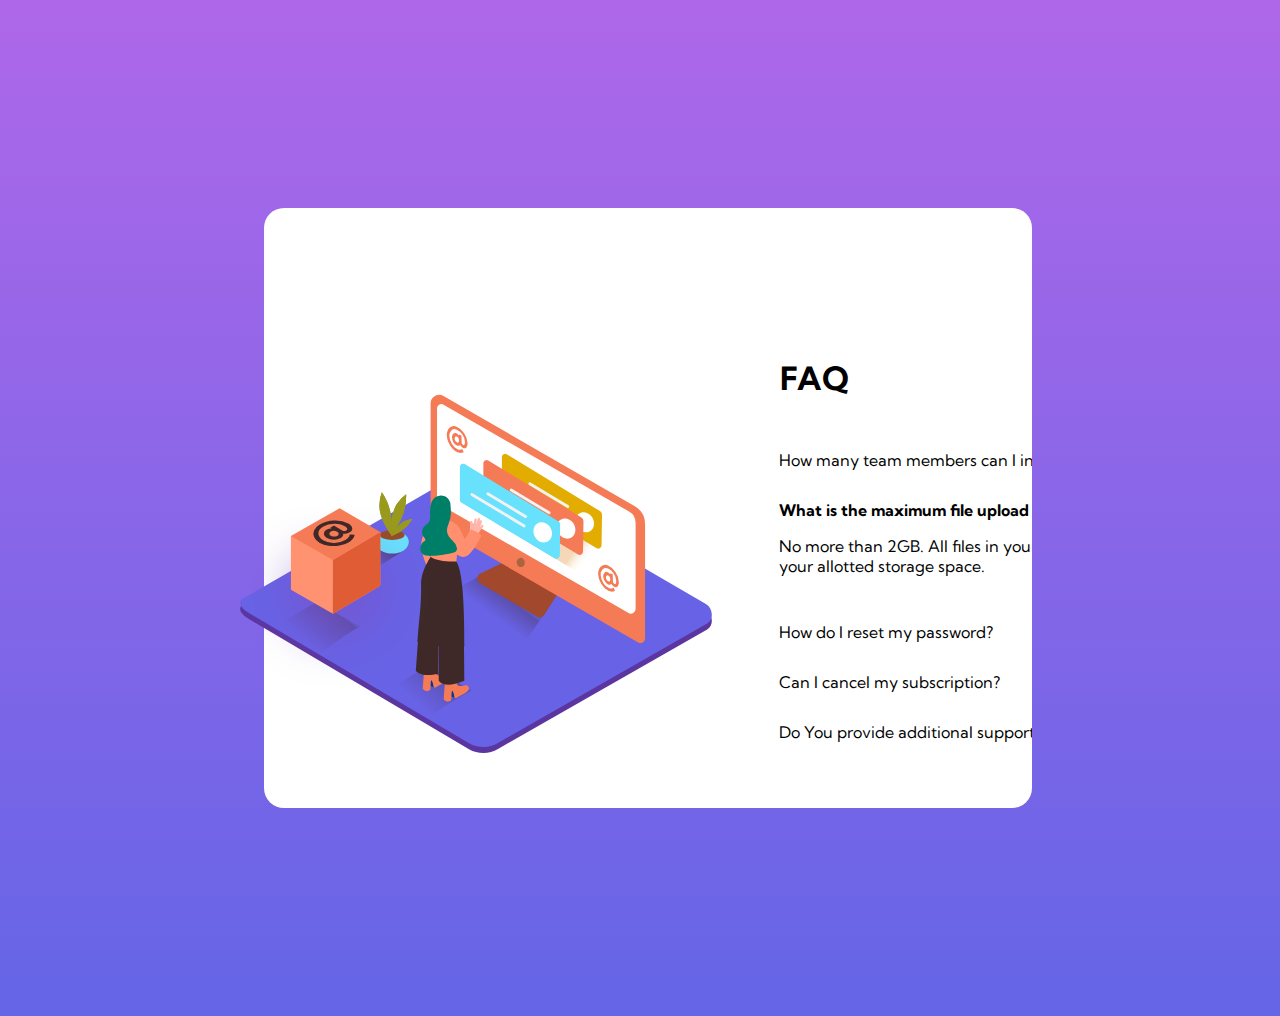
<file: index.html>
<!DOCTYPE html>
<html lang="en">
	<head>
		<meta charset="UTF-8" />
		<meta name="viewport" content="width=device-width, initial-scale=1.0" />
		<!-- displays site properly based on user's device -->

		<link
			rel="icon"
			type="image/png"
			sizes="32x32"
			href="./images/favicon-32x32.png" />
		<title>Frontend Mentor | FAQ Accordion Card</title>

		<link rel="stylesheet" href="./faq-accordion-card-main/style.css" />
		<!-- Feel free to remove these styles or customise in your own stylesheet 👍 -->
		<style></style>
	</head>
	<body>
		<div class="card">
      <img id="woman2" src="./faq-accordion-card-main/images/illustration-box-desktop.svg" alt="">
      <img id="woman" src="./faq-accordion-card-main/images/illustration-woman-online-desktop.svg" alt="">
			<div class="container"></div>
			<div class="accordion1">
				<h1>FAQ</h1>
				<details>
					<summary>
						<span>How many team members can I invite?</span>
						<img src="./faq-accordion-card-main/images/icon-arrow-down.svg" alt="" />
					</summary>
					<p>I lost the data :(</p>
				</details>
				<details open>
					<summary>
						<span id="bold">What is the maximum file upload size?</span>
						<img src="./faq-accordion-card-main/images/icon-arrow-down.svg" alt="" />
					</summary>
					<p>
						No more than 2GB. All files in your account must fit your allotted
						storage space.
					</p>
				</details>
				<details>
					<summary>
						<span>How do I reset my password?</span>
						<img src="./faq-accordion-card-main/images/icon-arrow-down.svg" alt="" />
					</summary>
					<p>
						Click “Forgot password” from the login page or “Change password”
						from your profile page. A reset link will be emailed to you.
					</p>
				</details>
				<details>
					<summary>
						Can I cancel my subscription?
						<img src="./faq-accordion-card-main/images/icon-arrow-down.svg" alt="" />
					</summary>
					<p>
						Can I cancel my subscription? Yes! Send us a message and we’ll
						process your request no questions asked.
					</p>
				</details>
				<details>
					<summary>
						Do You provide additional support?
						<img src="./faq-accordion-card-main/images/icon-arrow-down.svg" alt="" />
					</summary>
					<p>
						Chat and email support is available 24/7. Phone lines are open
						during normal business hours.
					</p>
				</details>
			</div>
		</div>

		<!--What is the maximum file upload size? No more than 2GB. All files in your
    account must fit your allotted storage space. How do I reset my password?
    Click “Forgot password” from the login page or “Change password” from your
    profile page. A reset link will be emailed to you. Can I cancel my
    subscription? Yes! Send us a message and we’ll process your request no
    questions asked. Do you provide additional support? Chat and email support
    is available 24/7. Phone lines are open during normal business hours.

    <div class="attribution">
      Challenge by
      <a href="https://www.frontendmentor.io?ref=challenge" target="_blank"
        >Frontend Mentor</a
      >. Coded by <a href="#">Your Name Here</a>. -->
	</body>
</html>
</file>
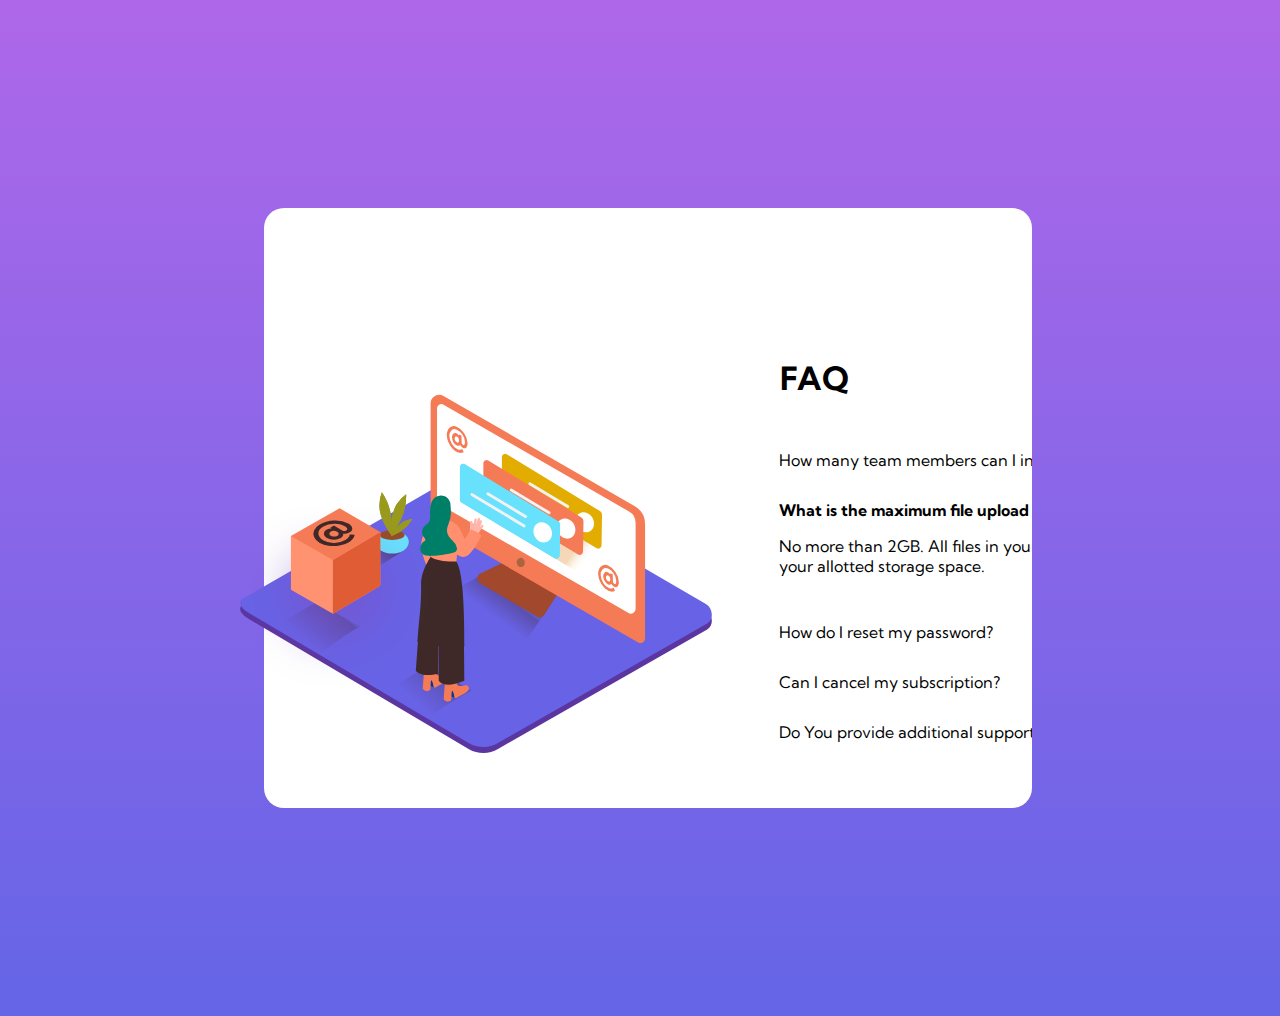
<file: faq-accordion-card-main/index.html>
<!DOCTYPE html>
<html lang="en">
	<head>
		<meta charset="UTF-8" />
		<meta name="viewport" content="width=device-width, initial-scale=1.0" />
		<!-- displays site properly based on user's device -->

		<link
			rel="icon"
			type="image/png"
			sizes="32x32"
			href="./images/favicon-32x32.png" />
		<title>Frontend Mentor | FAQ Accordion Card</title>

		<link rel="stylesheet" href="style.css" />
		<!-- Feel free to remove these styles or customise in your own stylesheet 👍 -->
		<style></style>
	</head>
	<body>
		<div class="card">
      <img id="woman2" src="./images/illustration-box-desktop.svg" alt="">
      <img id="woman" src="./images/illustration-woman-online-desktop.svg" alt="">
			<div class="container"></div>
			<div class="accordion1">
				<h1>FAQ</h1>
				<details>
					<summary>
						<span>How many team members can I invite?</span>
						<img src="./images/icon-arrow-down.svg" alt="" />
					</summary>
					<p>I lost the data :(</p>
				</details>
				<details open>
					<summary>
						<span id="bold">What is the maximum file upload size?</span>
						<img src="./images/icon-arrow-down.svg" alt="" />
					</summary>
					<p>
						No more than 2GB. All files in your account must fit your allotted
						storage space.
					</p>
				</details>
				<details>
					<summary>
						<span>How do I reset my password?</span>
						<img src="./images/icon-arrow-down.svg" alt="" />
					</summary>
					<p>
						Click “Forgot password” from the login page or “Change password”
						from your profile page. A reset link will be emailed to you.
					</p>
				</details>
				<details>
					<summary>
						Can I cancel my subscription?
						<img src="./images/icon-arrow-down.svg" alt="" />
					</summary>
					<p>
						Can I cancel my subscription? Yes! Send us a message and we’ll
						process your request no questions asked.
					</p>
				</details>
				<details>
					<summary>
						Do You provide additional support?
						<img src="./images/icon-arrow-down.svg" alt="" />
					</summary>
					<p>
						Chat and email support is available 24/7. Phone lines are open
						during normal business hours.
					</p>
				</details>
			</div>
		</div>

		<!--What is the maximum file upload size? No more than 2GB. All files in your
    account must fit your allotted storage space. How do I reset my password?
    Click “Forgot password” from the login page or “Change password” from your
    profile page. A reset link will be emailed to you. Can I cancel my
    subscription? Yes! Send us a message and we’ll process your request no
    questions asked. Do you provide additional support? Chat and email support
    is available 24/7. Phone lines are open during normal business hours.

    <div class="attribution">
      Challenge by
      <a href="https://www.frontendmentor.io?ref=challenge" target="_blank"
        >Frontend Mentor</a
      >. Coded by <a href="#">Your Name Here</a>. -->
	</body>
</html>
</file>
<file: faq-accordion-card-main/style.css>
@import url('https://fonts.googleapis.com/css2?family=Kumbh+Sans:wght@400;700&display=swap');
.attribution {
    font-size: 11px;
    text-align: center;
  }
  .attribution a {
    color: hsl(228, 45%, 44%);
  }
  body {
    display: grid;
    grid-template-columns: repeat(5, 1fr);
    grid-template-rows: repeat(5, 1fr);
    grid-column-gap: 0px;
    grid-row-gap: 0px;
    background-image: linear-gradient(hsl(273, 75%, 66%),hsl(240, 73%, 65%));
    font-family: 'Kumbh Sans', sans-serif;
    height: 1000px;
    width: 100%;
    overflow: hidden;
  }
  .card {
    height: 600px;
    width: 100%;
    background-color: #ffffff;
    grid-area: 2 / 2 / 5 / 5;
    border-radius: 20px;
    overflow: hidden;
  }
  
  details {
    width: 350px;
    padding: 15px;
  }
  details > summary{
    list-style: none;
    
  }
  summary, details {
    font-family: 'Kumbh Sans', sans-serif;
    width: 400px;
  }
  
  .accordion1 span {
    margin-right: 50px;
  }
  .accordion1 {
    margin-left: 500px;
    height: 100px;
    width: 600px;
    margin-right: 0px;
    margin-top: 150px;
    z-index: 2;
  }
  
  #bold {
    font-weight: 700;
  }
  .card img {
    margin-top: 10px;
    top: auto;
    bottom: auto;
    left:1300px;
    position: absolute;
  }
  h1 {
    padding-bottom: 1rem;
    margin-left: 1rem;
  }

  .card #woman {
    position: absolute;
    top: 24rem;
    left: 15rem;
    z-index: 1;
  }
  .card #woman2 {
    position: absolute;
    top: 31rem;
    left: 15rem;
    z-index: 100;
  }
</file>
